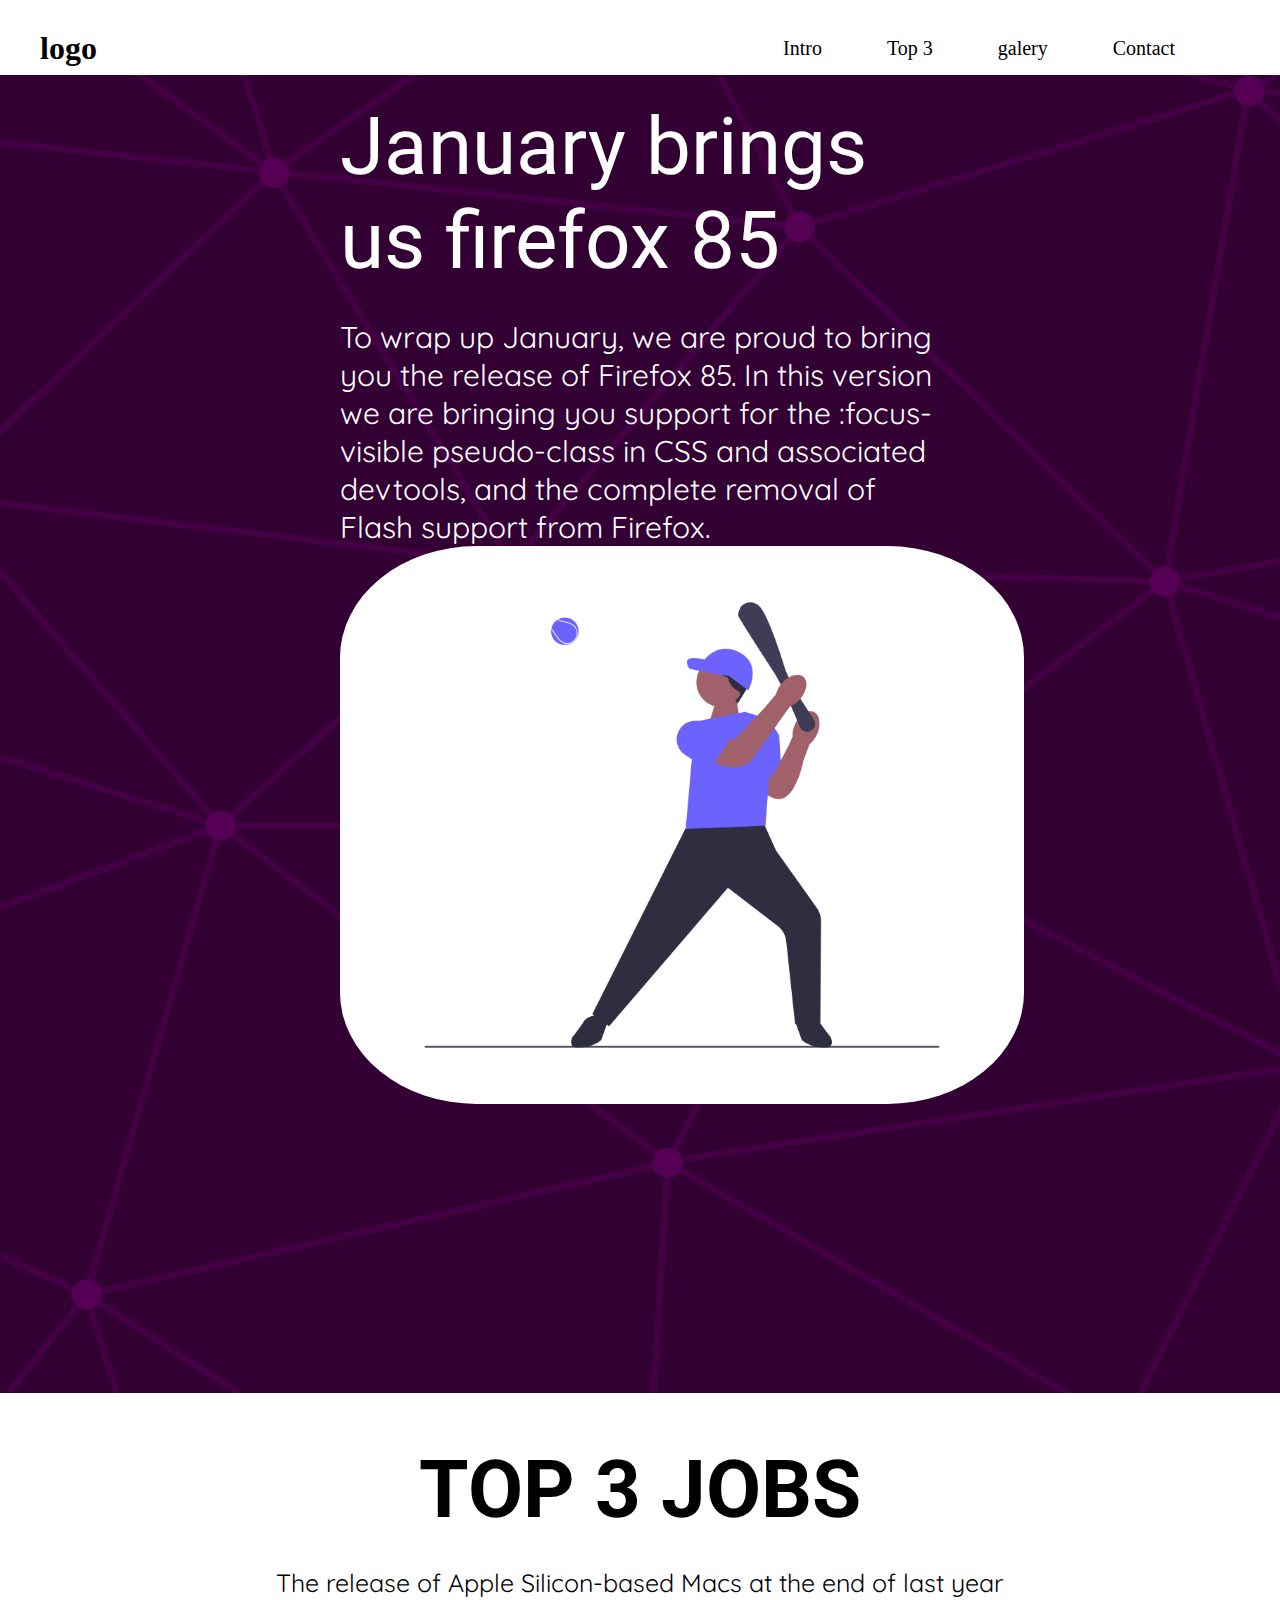
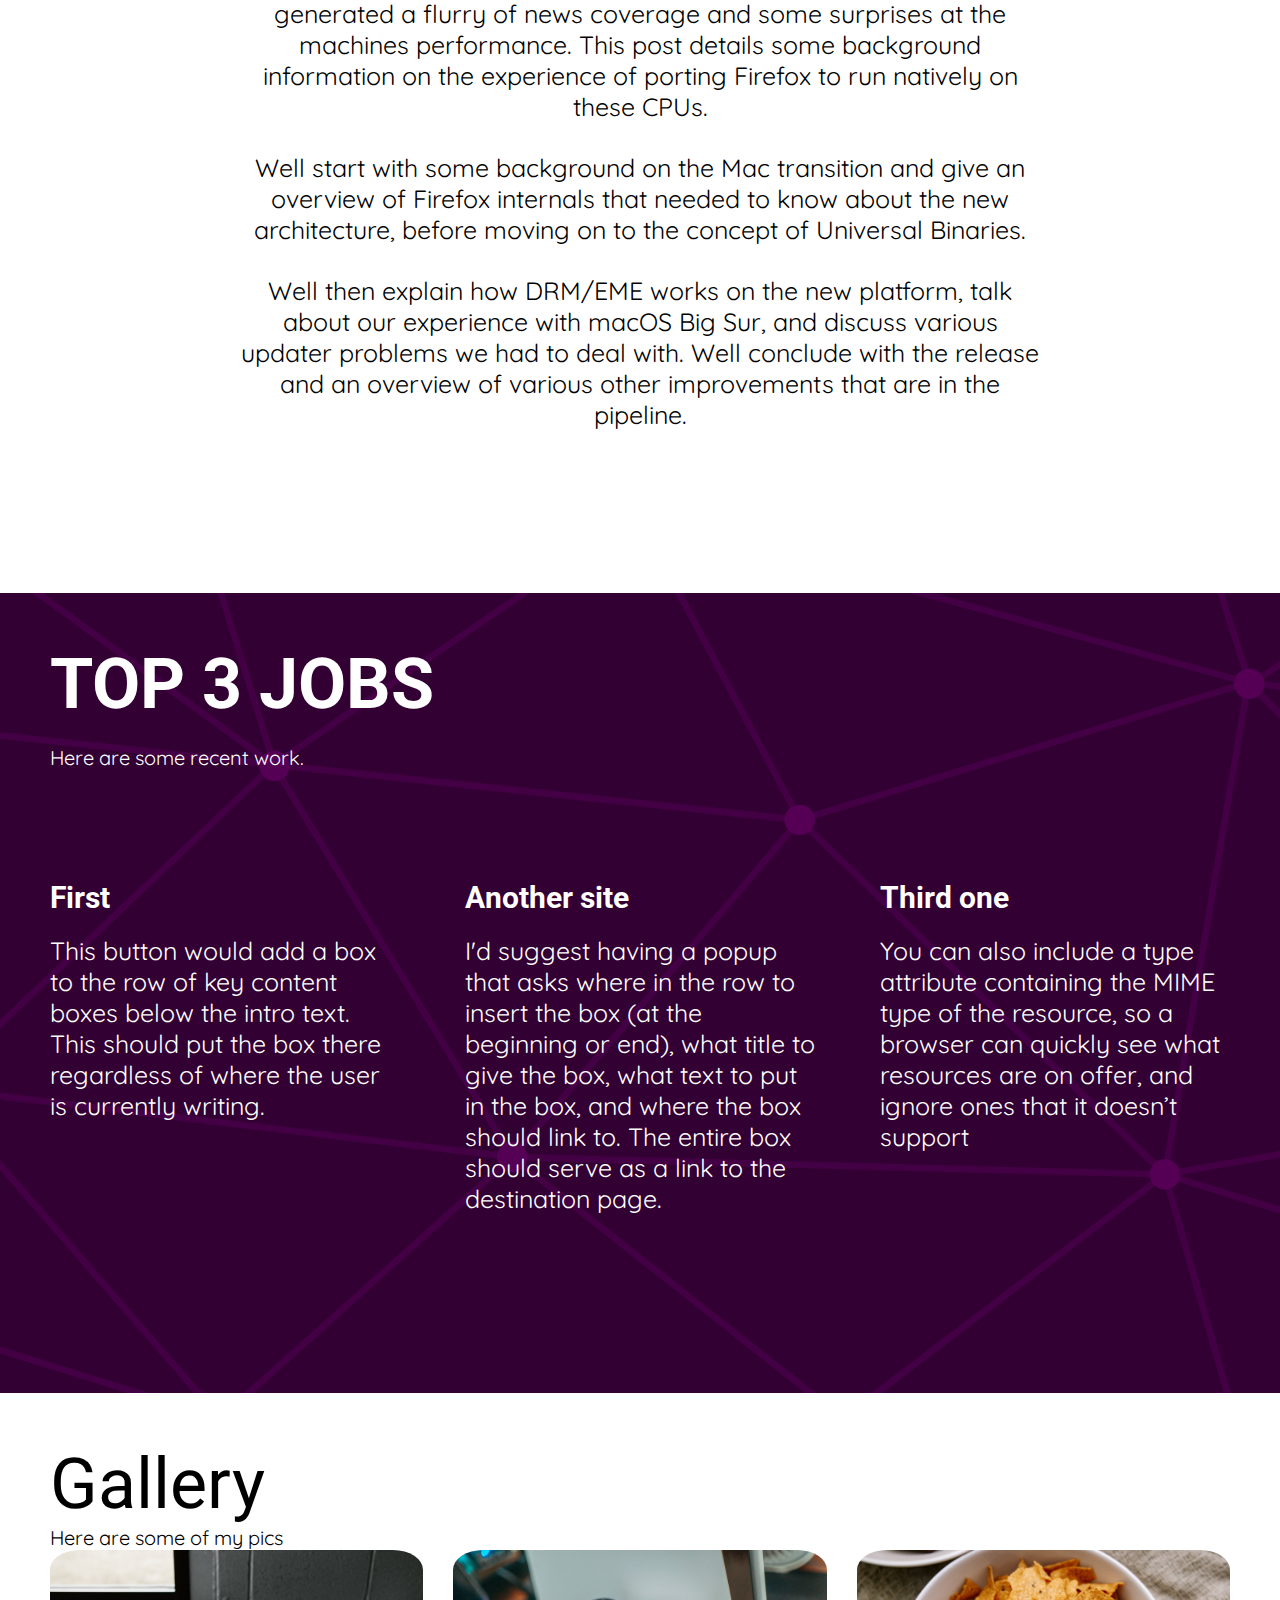
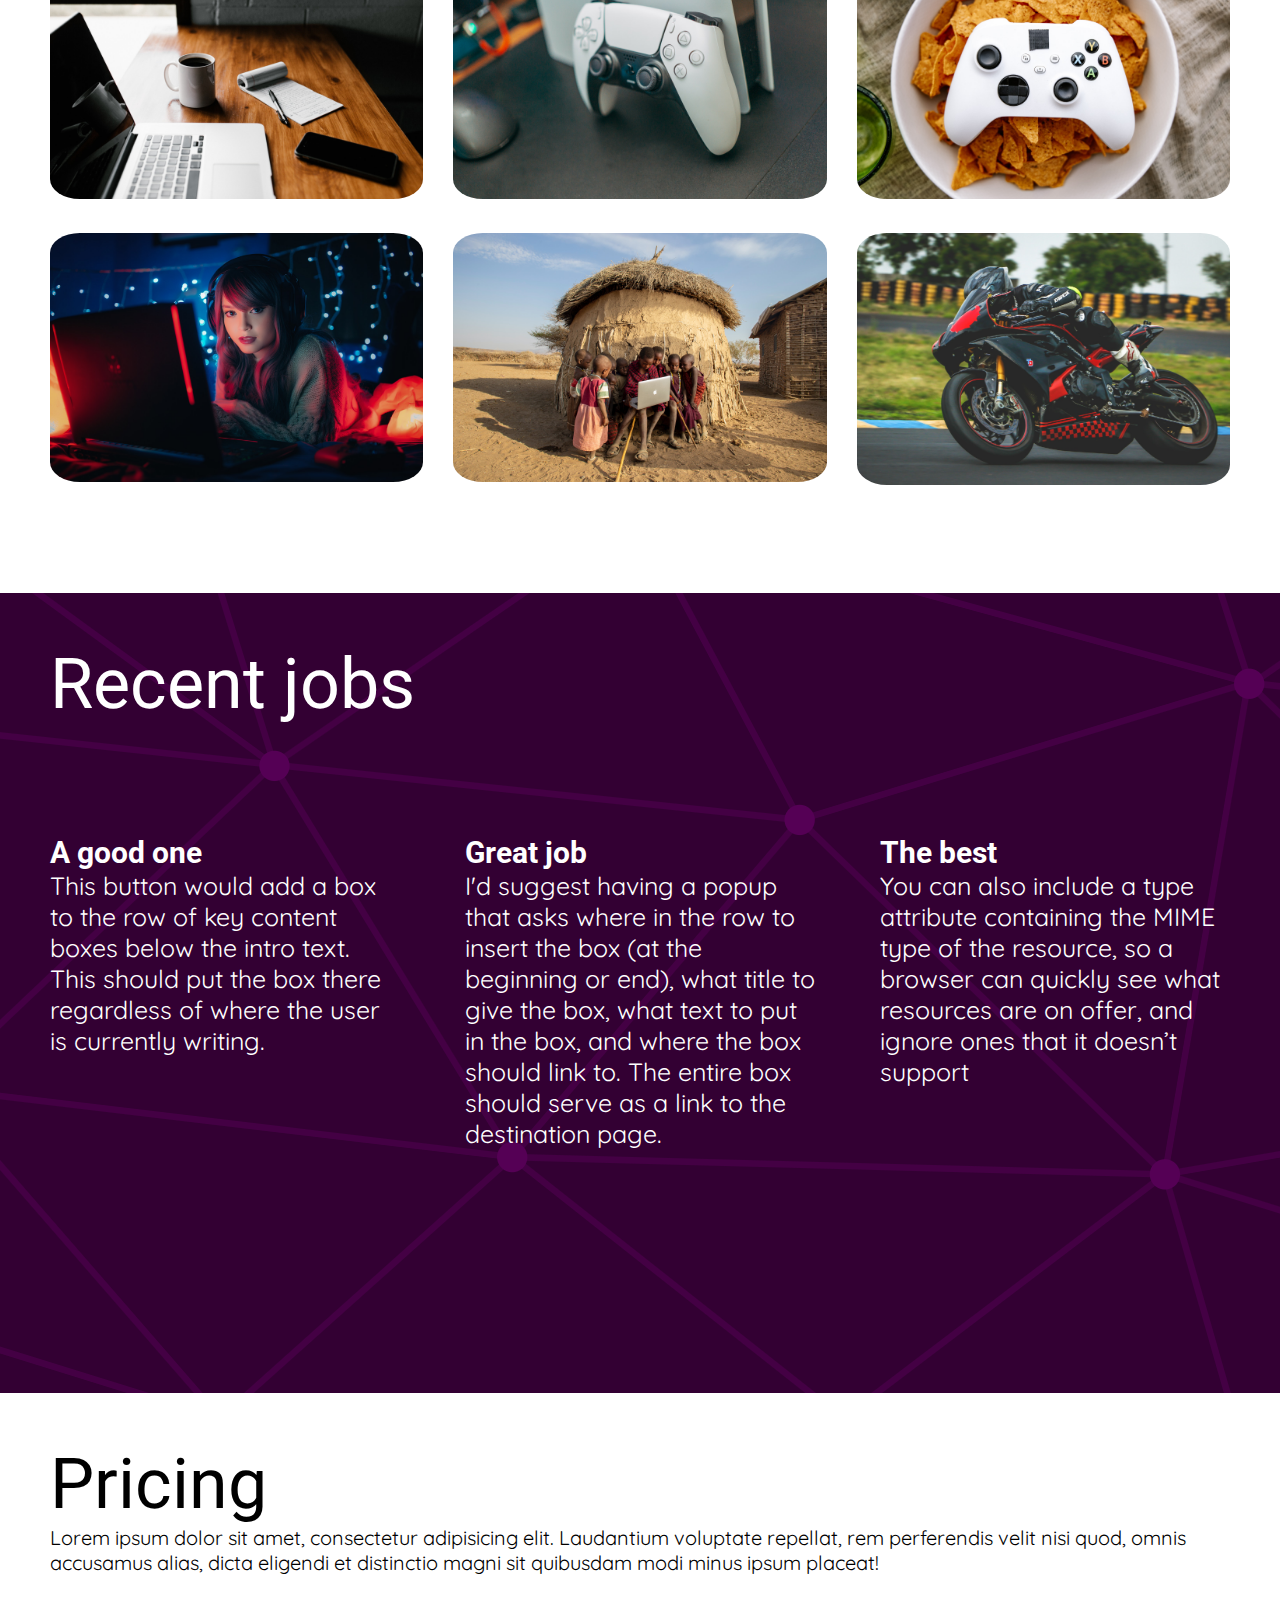
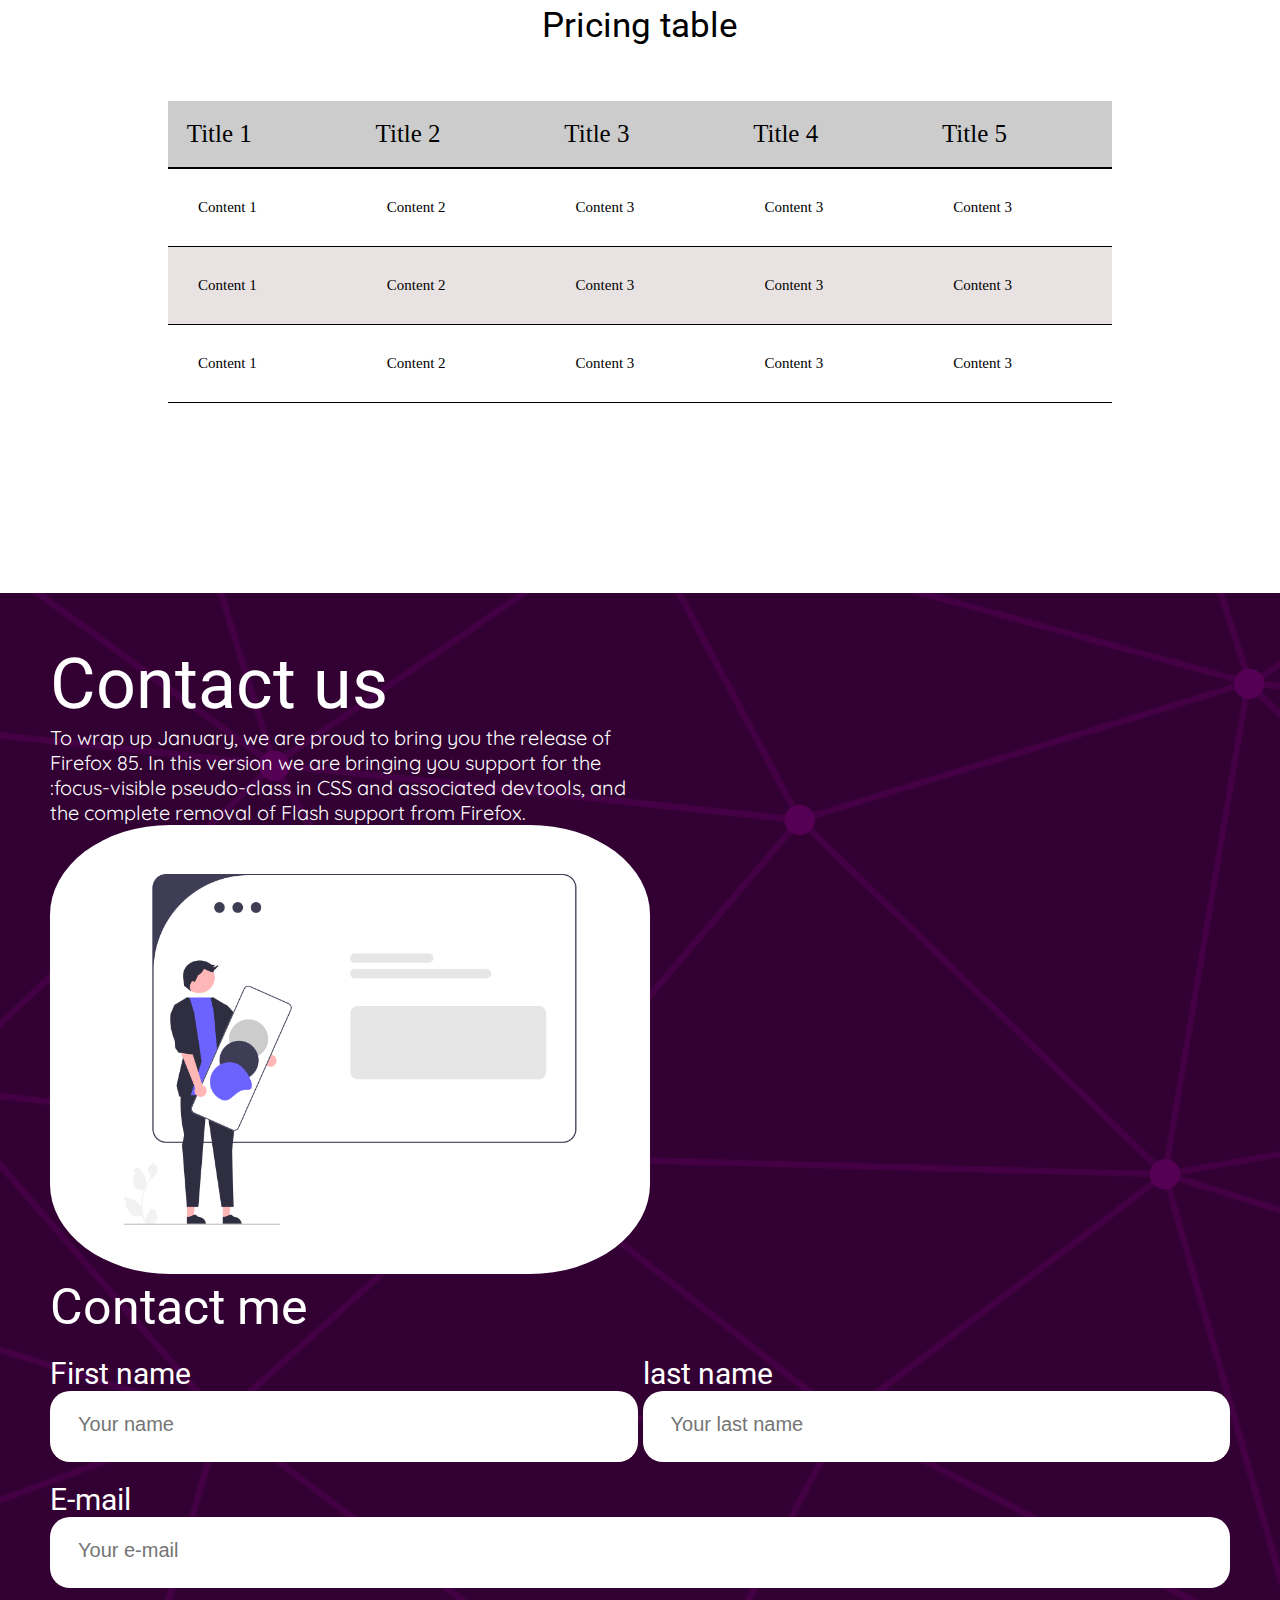
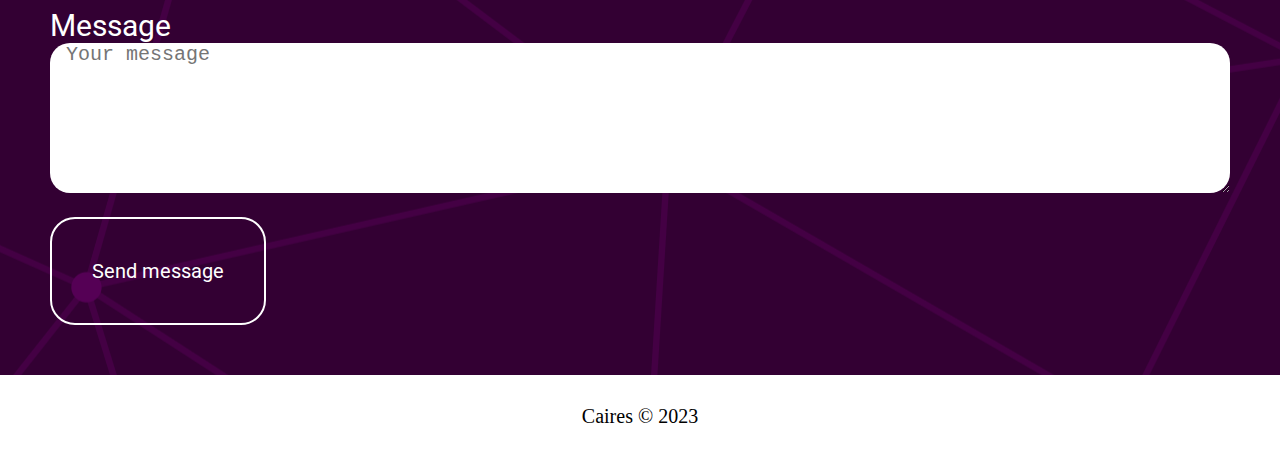
<file: index.html>
<!DOCTYPE html>
<html lang="PT-br">
<head>
    <meta charset="UTF-8">
    <meta http-equiv="X-UA-Compatible" content="IE=edge">
    <meta name="viewport" content="width=device-width, initial-scale=1.0">
    <link rel="stylesheet" href="laginPage.css">
    <title>Lading page </title>
</head>
<body>
    <span id="intro"></span>
    <header class="main-header">
        <div class="container-content">
            <nav class="main-menu">
                <button>&#9776;</button>
                <h1>logo</h1>
                <ul>
                    <li><a href="#intro">Intro</a></li>
                    <li><a href="#top3">Top 3</a></li>
                    <li><a href="#galeria">galery</a></li>
                    <li><a href="#contato">Contact</a></li>
                </ul>
            </nav>
        </div>
    </header>
    <main class="main-main">
        <section class="section-roxo section-one">
            <div class="container-content">
                <article class="banner-js">
                    <div class="january">
                    <h2>January brings us firefox 85</h2>
                    <p>To wrap up January, we are proud to bring you the release of Firefox 85. In this version we are bringing you support for the :focus-visible pseudo-class in CSS and associated devtools, and the complete removal of Flash support from Firefox.</p>
                    </div>
                    <div class="baisebol">
                        <img src="imagem/baisebol.png" alt="foto qualquer">
                    </div>
                    </article>
            </div>
        </section>
        <section class="section-white section-two">
            <div class="container-content">
                <article class="white-center">
                    <h2>Top 3 jobs</h2>
                    <p>The release of Apple Silicon-based Macs at the end of last year generated a flurry of news coverage and some surprises at the machines performance. This post details some background information on the experience of porting Firefox to run natively on these CPUs.</p>
                    <p>Well start with some background on the Mac transition and give an overview of Firefox internals that needed to know about the new architecture, before moving on to the concept of Universal Binaries.</p>
                    <p>Well then explain how DRM/EME works on the new platform, talk about our experience with macOS Big Sur, and discuss various updater problems we had to deal with. Well conclude with the release and an overview of various other improvements that are in the pipeline.</p>
                </article>
            </div>
        </section>
        <section class="section-roxo section-three">
            <span id="top3"></span>
            <div class="container-content">
                <h2>Top 3 jobs</h2>
                <p>Here are some recent work.</p>
                <article class="flex-jobs">
                    <div>
                        <h3>First</h3>
                        <p>This button would add a box to the row of key content boxes below the intro text. This should put the box there regardless of where the user is currently writing.</p>
                    </div>
                    <div>
                        <h3>Another site</h3>
                        <p>I'd suggest having a popup that asks where in the row to insert the box (at the beginning or end), what title to give the box, what text to put in the box, and where the box should link to. The entire box should serve as a link to the destination page.</p>
                    </div>
                    <div>
                        <h3>Third one</h3>
                        <p>You can also include a type attribute containing the MIME type of the resource, so a browser can quickly see what resources are on offer, and ignore ones that it doesn’t support</p>
                    </div>
                </article>
            </div>
        </section>
        <section class="section-white section-four">
            <div class="container-content">
                <span id="galeria"></span>
                <h2>Gallery</h2>
                <p>Here are some of my pics</p>
                <div class="gallery-img">
                    <div class="img-item">
                        <img src="imagem/galeria1.jpg" alt="">
                    </div>
                    <div class="img-item">
                        <img src="imagem/galeria2.jpg" alt="">
                    </div>
                    <div class="img-item">
                        <img src="imagem/galeria3.jpg" alt="">
                    </div>
                    <div class="img-item">
                        <img src="imagem/galeria4.jpg" alt="">
                    </div>
                    <div class="img-item">
                        <img src="imagem/galeria5.jpg" alt="">
                    </div>
                    <div class="img-item">
                        <img src="imagem/galeria6.jpg" alt="">
                    </div>
                </div>
            </div>
        </section>
        <section class="section-roxo section-five">
            <div class="container-content">
                <h2>Recent jobs</h2>
                <article class="flex-jobs">
                    <div>
                        <h3>A good one</h3>
                        <p>This button would add a box to the row of key content boxes below the intro text. This should put the box there regardless of where the user is currently writing.</p>
                    </div>
                    <div>
                        <h3>Great job</h3>
                        <p>I'd suggest having a popup that asks where in the row to insert the box (at the beginning or end), what title to give the box, what text to put in the box, and where the box should link to. The entire box should serve as a link to the destination page.</p>
                    </div>
                    <div>
                        <h3>The best</h3>
                        <p>You can also include a type attribute containing the MIME type of the resource, so a browser can quickly see what resources are on offer, and ignore ones that it doesn’t support</p>
                    </div>
                </article>
            </div>
        </section>
        <section class="section-white section-six">
            <div class="container-content">
                <h2>Pricing</h2>
                <p>Lorem ipsum dolor sit amet, consectetur adipisicing elit. Laudantium voluptate repellat, rem perferendis velit nisi quod, omnis accusamus alias, dicta eligendi et distinctio magni sit quibusdam modi minus ipsum placeat!</p>
                <article class="resp-tabela">
                    <table>
                        <caption>Pricing table</caption>
              
                        <thead>
                          <tr>
                            <th>Title 1</th>
                            <th>Title 2</th>
                            <th>Title 3</th>
                            <th>Title 4</th>
                            <th>Title 5</th>
                          </tr>
                        </thead>
              
                        <tbody>
                          <tr>
                            <td>Content 1</td>
                            <td>Content 2</td>
                            <td>Content 3</td>
                            <td>Content 3</td>
                            <td>Content 3</td>
                          </tr>
                          <tr>
                            <td>Content 1</td>
                            <td>Content 2</td>
                            <td>Content 3</td>
                            <td>Content 3</td>
                            <td>Content 3</td>
                          </tr>
                          <tr>
                            <td>Content 1</td>
                            <td>Content 2</td>
                            <td>Content 3</td>
                            <td>Content 3</td>
                            <td>Content 3</td>
                          </tr>
                        </tbody>
              
                        <tfoot>
                          <tr>
                            <td></td>
                            <td></td>
                            <td></td>
                            <td></td>
                          </tr>
                        </tfoot>
                      </table>
                </article>
            </div>
        </section>

        <section class="section-roxo section-seven">
            <div class="container-content">
                <div class="flex-contact">
                    <div>
                        <h2>Contact us</h2>
                        <p>To wrap up January, we are proud to bring you the release of Firefox 85. In this version we are bringing you support for the :focus-visible pseudo-class in CSS and associated devtools, and the complete removal of Flash support from Firefox.</p>
                    </div>
                    <div>
                        <img src="imagem/email.png" alt="foto de email">
                    </div>
                </div>
                <article class="content-form">
                    <span id="contato"></span>
                    <legend>Contact me</legend>
           <div class="flex-quest">
            <div class="form-group form-group-left">
                <label for="first-name">First name</label>
                <input type="text" name="first-name" id="first-name" class="place-input" placeholder="Your name">
            </div>

            <div class="form-group form-group-left">
                <label for="last-name">last name</label>
                <input type="text" name="last-name" id="last-name" class="place-input" placeholder="Your last name">
            </div>
        </div>
          <div class="form-group">
            <label for="email">E-mail</label>
            <input type="email" name="email" id="email" class="place-input" placeholder="Your e-mail">
          </div>

          <div class="form-group full-width">
            <label for="message">Message</label>
            <textarea name="message" id="message" cols="30" rows="10" class="place-area" placeholder="Your message"></textarea>
          </div>

          <div class="form-group full-width">
            <button type="submit">Send message</button>
          </div>
        </fieldset>
                </article>
            </div>
        </section>
    </main>
    <footer class="main-footer">
        <p>Caires &copy; 2023</p>
    </footer>
</body>
</html>
</file>
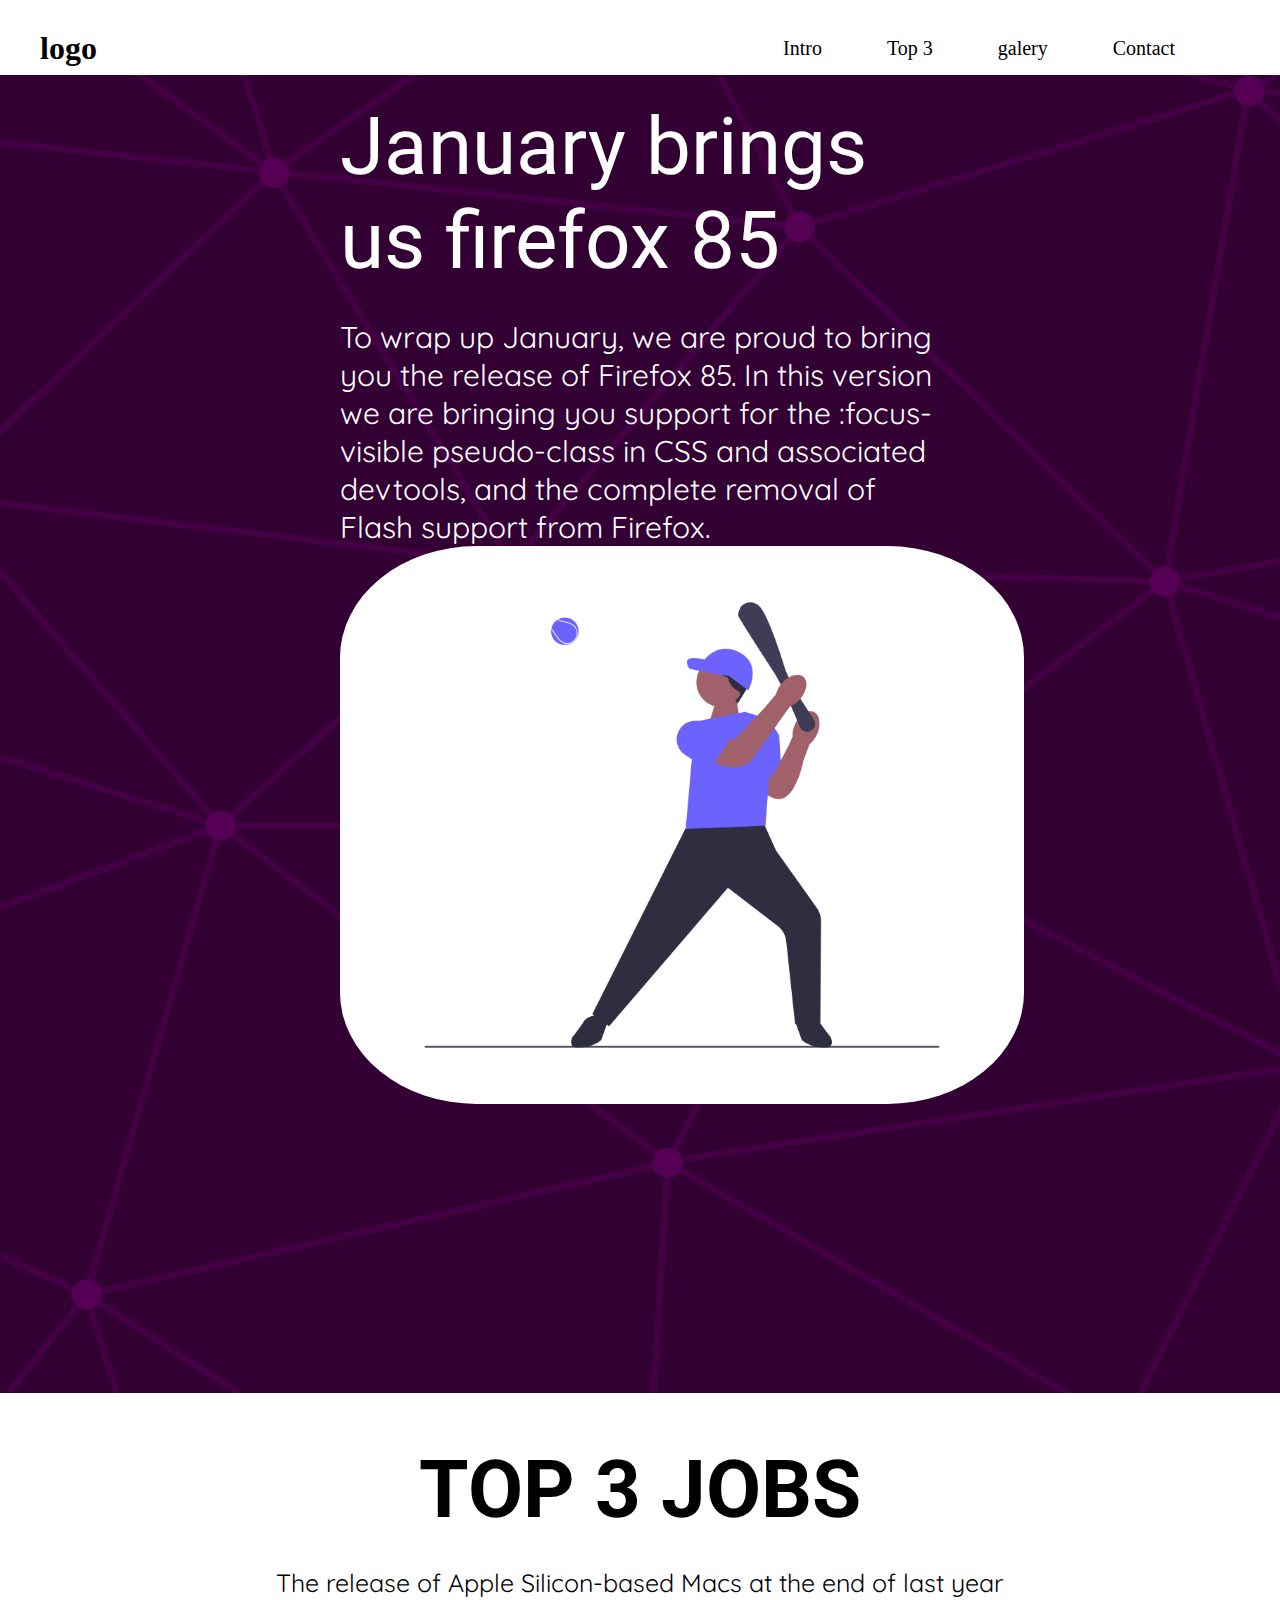
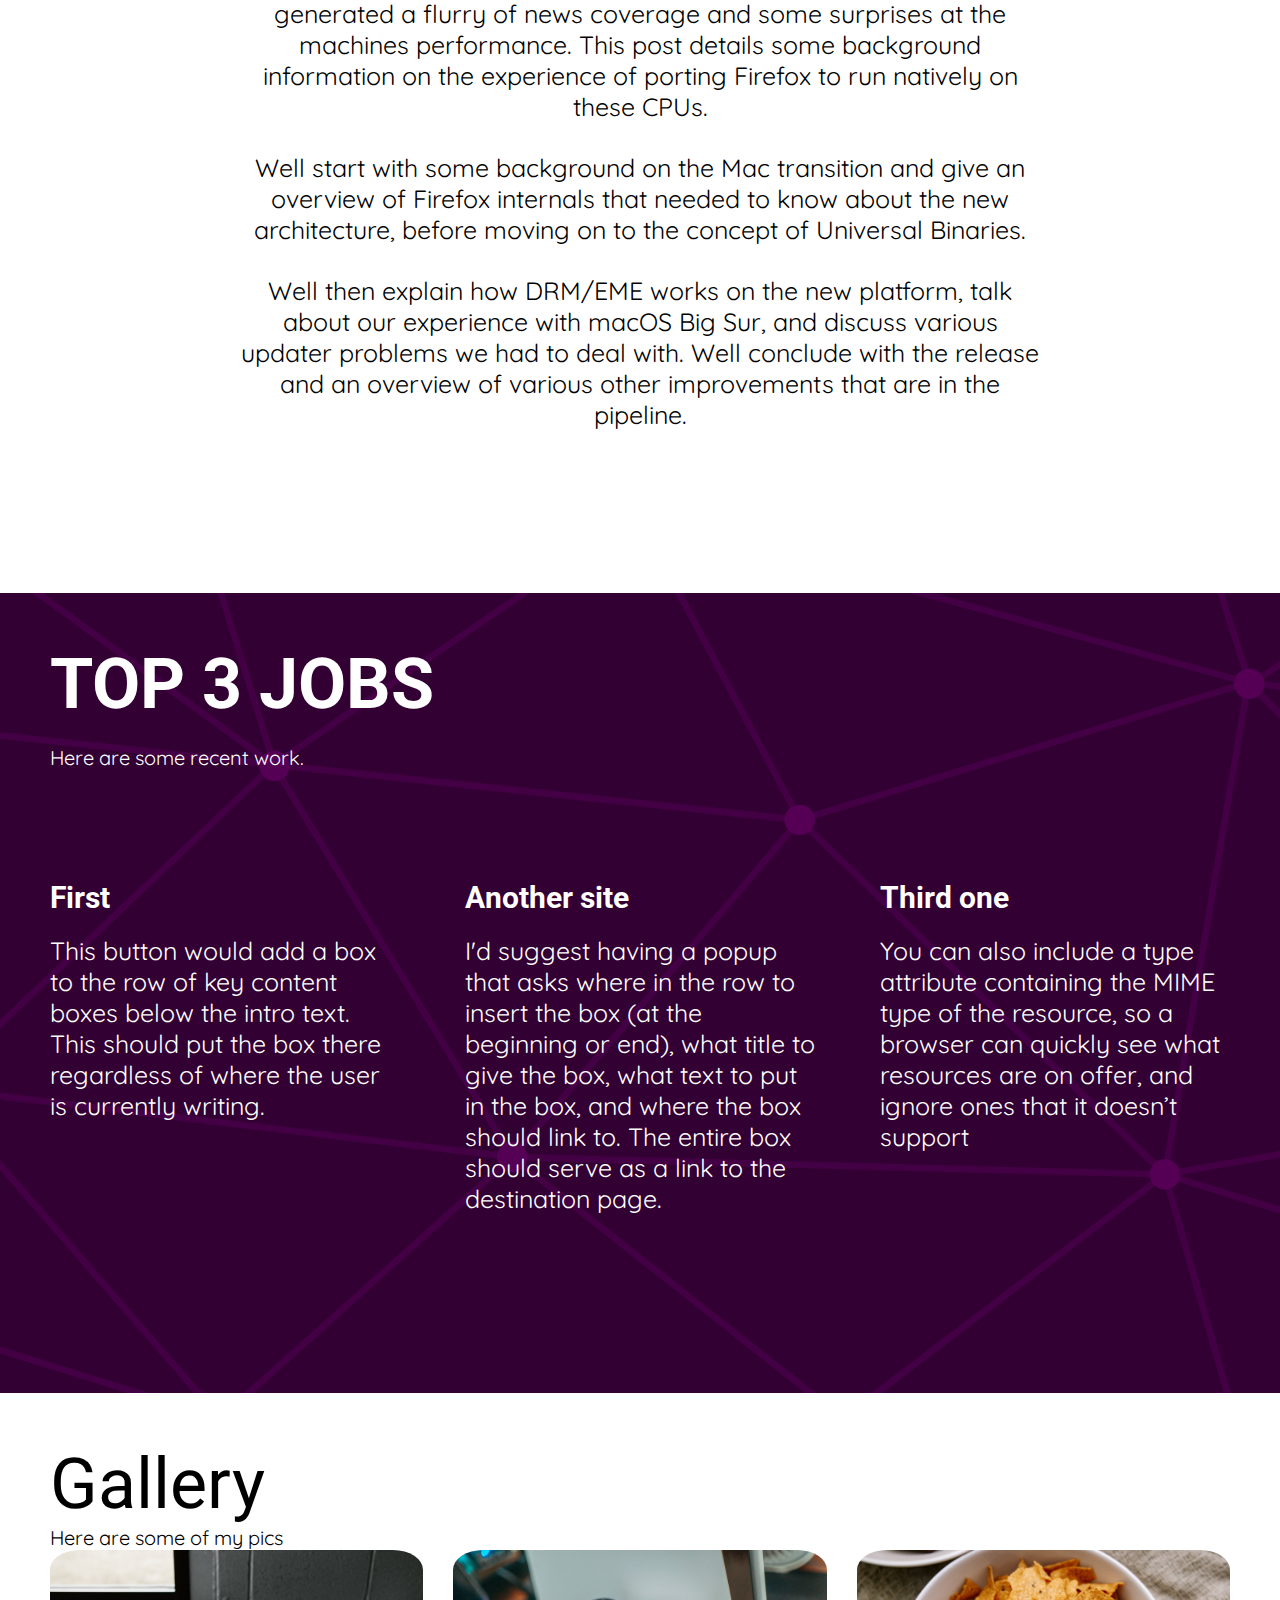
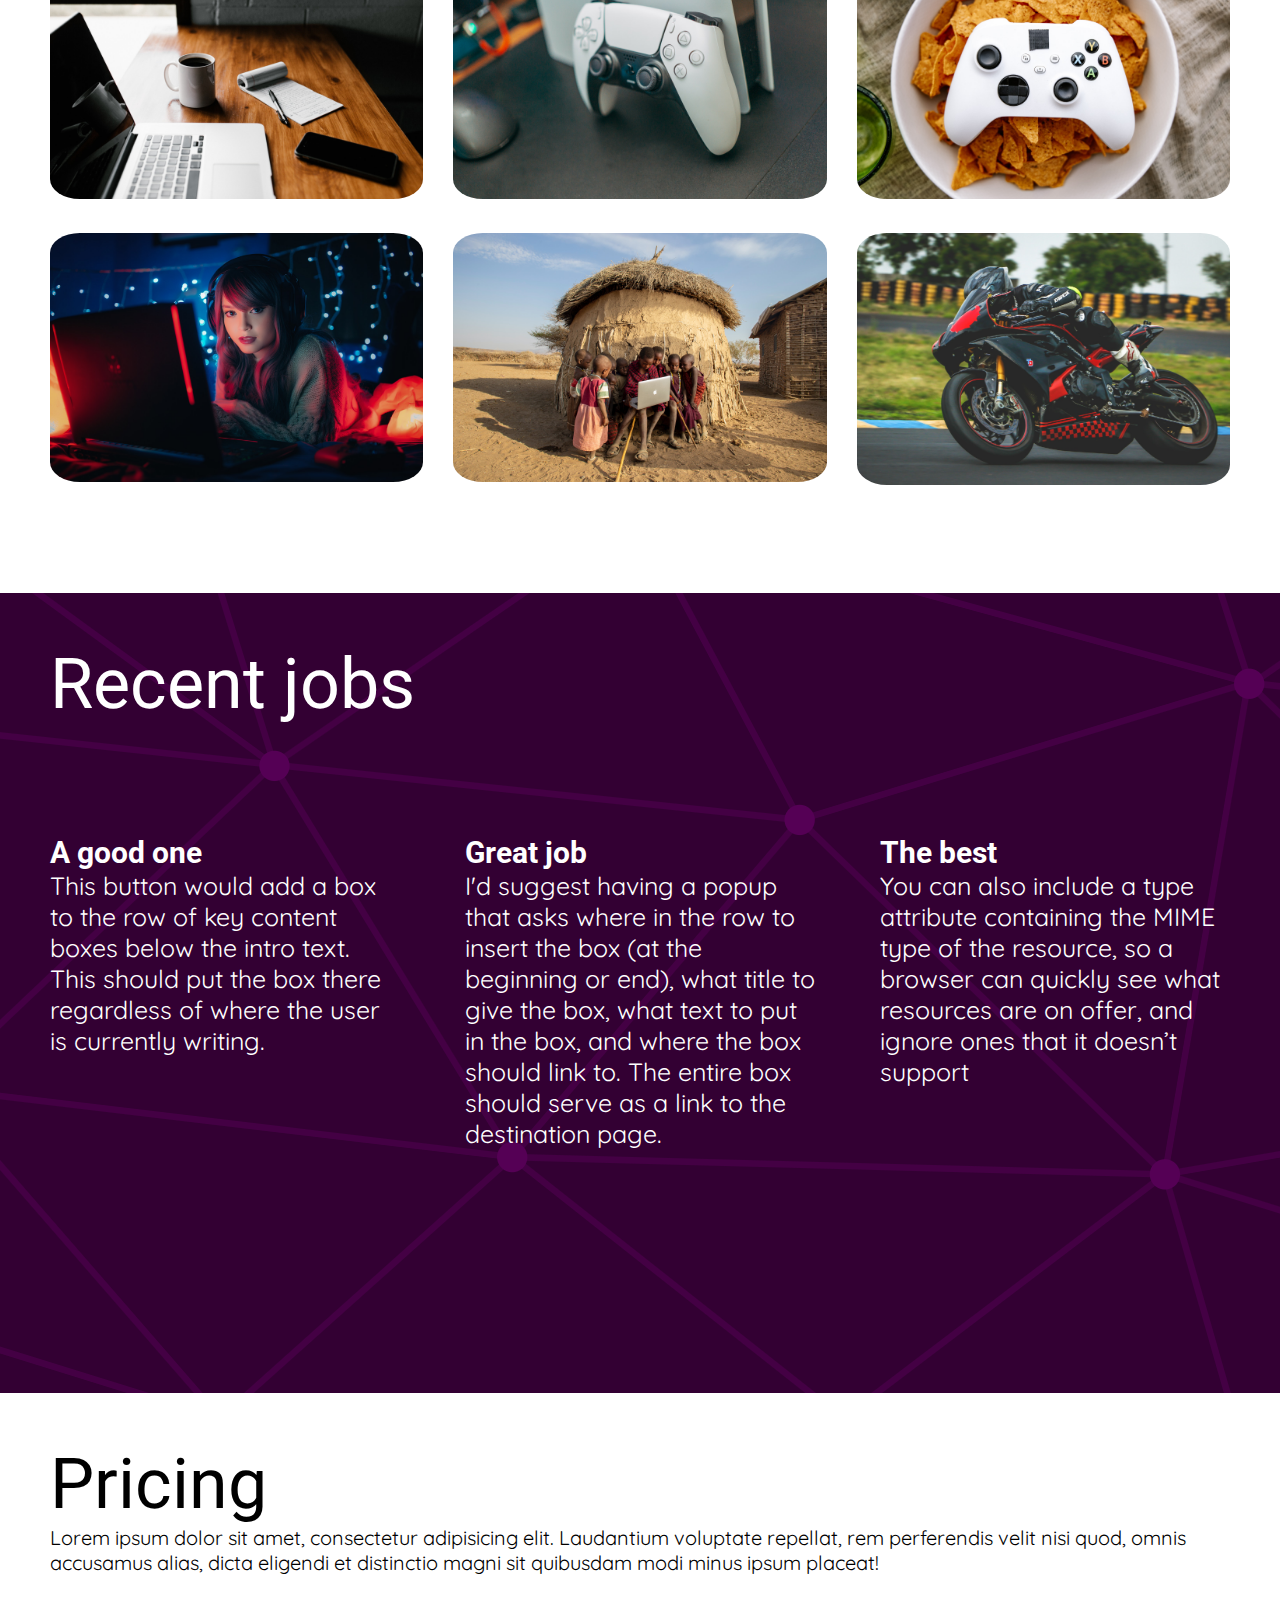
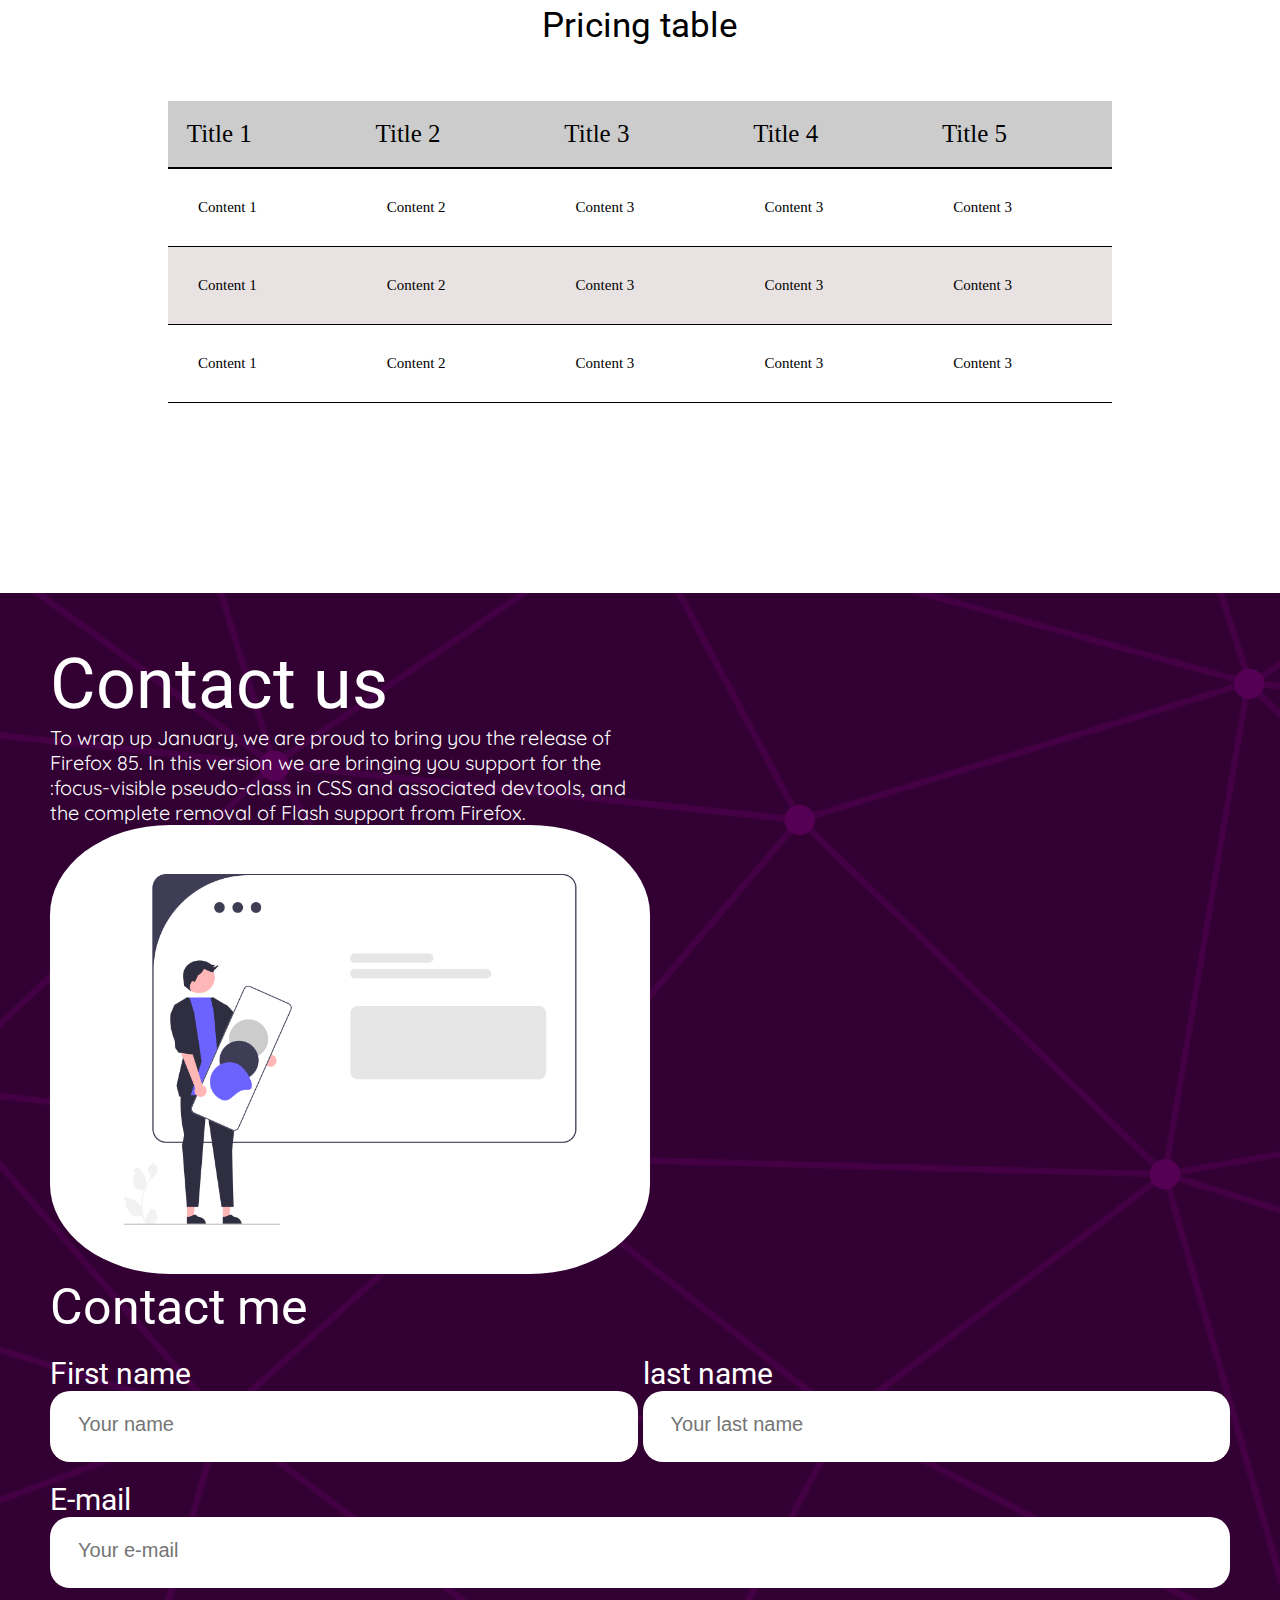
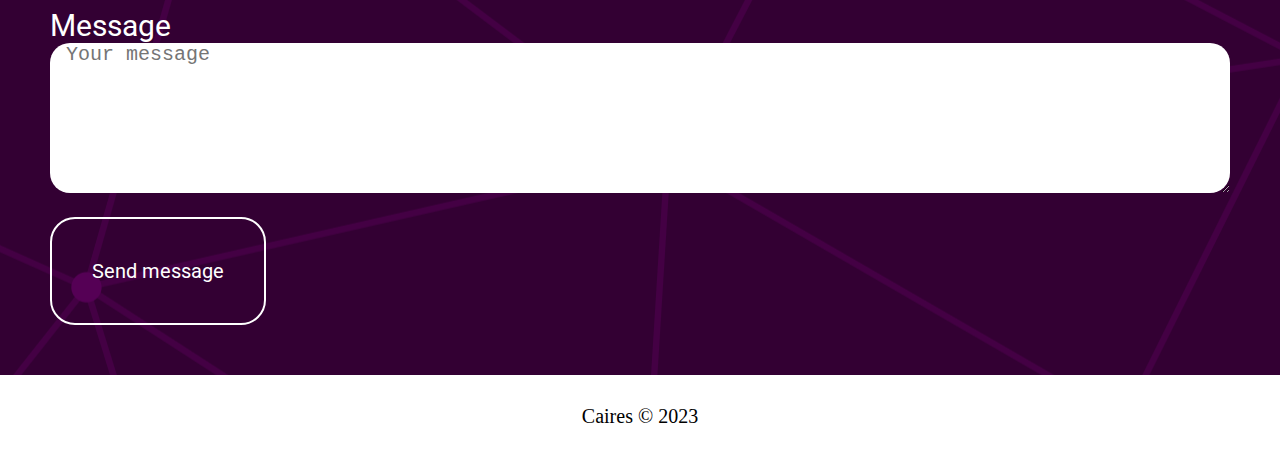
<file: lading.html>
<!DOCTYPE html>
<html lang="PT-br">
<head>
    <meta charset="UTF-8">
    <meta http-equiv="X-UA-Compatible" content="IE=edge">
    <meta name="viewport" content="width=device-width, initial-scale=1.0">
    <link rel="stylesheet" href="laginPage.css">
    <title>Lading page </title>
</head>
<body>
    <span id="intro"></span>
    <header class="main-header">
        <div class="container-content">
            <nav class="main-menu">
                <button>&#9776;</button>
                <h1>logo</h1>
                <ul>
                    <li><a href="#intro">Intro</a></li>
                    <li><a href="#top3">Top 3</a></li>
                    <li><a href="#galeria">galery</a></li>
                    <li><a href="#contato">Contact</a></li>
                </ul>
            </nav>
        </div>
    </header>
    <main class="main-main">
        <section class="section-roxo section-one">
            <div class="container-content">
                <article class="banner-js">
                    <div class="january">
                    <h2>January brings us firefox 85</h2>
                    <p>To wrap up January, we are proud to bring you the release of Firefox 85. In this version we are bringing you support for the :focus-visible pseudo-class in CSS and associated devtools, and the complete removal of Flash support from Firefox.</p>
                    </div>
                    <div class="baisebol">
                        <img src="imagem/baisebol.png" alt="foto qualquer">
                    </div>
                    </article>
            </div>
        </section>
        <section class="section-white section-two">
            <div class="container-content">
                <article class="white-center">
                    <h2>Top 3 jobs</h2>
                    <p>The release of Apple Silicon-based Macs at the end of last year generated a flurry of news coverage and some surprises at the machines performance. This post details some background information on the experience of porting Firefox to run natively on these CPUs.</p>
                    <p>Well start with some background on the Mac transition and give an overview of Firefox internals that needed to know about the new architecture, before moving on to the concept of Universal Binaries.</p>
                    <p>Well then explain how DRM/EME works on the new platform, talk about our experience with macOS Big Sur, and discuss various updater problems we had to deal with. Well conclude with the release and an overview of various other improvements that are in the pipeline.</p>
                </article>
            </div>
        </section>
        <section class="section-roxo section-three">
            <span id="top3"></span>
            <div class="container-content">
                <h2>Top 3 jobs</h2>
                <p>Here are some recent work.</p>
                <article class="flex-jobs">
                    <div>
                        <h3>First</h3>
                        <p>This button would add a box to the row of key content boxes below the intro text. This should put the box there regardless of where the user is currently writing.</p>
                    </div>
                    <div>
                        <h3>Another site</h3>
                        <p>I'd suggest having a popup that asks where in the row to insert the box (at the beginning or end), what title to give the box, what text to put in the box, and where the box should link to. The entire box should serve as a link to the destination page.</p>
                    </div>
                    <div>
                        <h3>Third one</h3>
                        <p>You can also include a type attribute containing the MIME type of the resource, so a browser can quickly see what resources are on offer, and ignore ones that it doesn’t support</p>
                    </div>
                </article>
            </div>
        </section>
        <section class="section-white section-four">
            <div class="container-content">
                <span id="galeria"></span>
                <h2>Gallery</h2>
                <p>Here are some of my pics</p>
                <div class="gallery-img">
                    <div class="img-item">
                        <img src="imagem/galeria1.jpg" alt="">
                    </div>
                    <div class="img-item">
                        <img src="imagem/galeria2.jpg" alt="">
                    </div>
                    <div class="img-item">
                        <img src="imagem/galeria3.jpg" alt="">
                    </div>
                    <div class="img-item">
                        <img src="imagem/galeria4.jpg" alt="">
                    </div>
                    <div class="img-item">
                        <img src="imagem/galeria5.jpg" alt="">
                    </div>
                    <div class="img-item">
                        <img src="imagem/galeria6.jpg" alt="">
                    </div>
                </div>
            </div>
        </section>
        <section class="section-roxo section-five">
            <div class="container-content">
                <h2>Recent jobs</h2>
                <article class="flex-jobs">
                    <div>
                        <h3>A good one</h3>
                        <p>This button would add a box to the row of key content boxes below the intro text. This should put the box there regardless of where the user is currently writing.</p>
                    </div>
                    <div>
                        <h3>Great job</h3>
                        <p>I'd suggest having a popup that asks where in the row to insert the box (at the beginning or end), what title to give the box, what text to put in the box, and where the box should link to. The entire box should serve as a link to the destination page.</p>
                    </div>
                    <div>
                        <h3>The best</h3>
                        <p>You can also include a type attribute containing the MIME type of the resource, so a browser can quickly see what resources are on offer, and ignore ones that it doesn’t support</p>
                    </div>
                </article>
            </div>
        </section>
        <section class="section-white section-six">
            <div class="container-content">
                <h2>Pricing</h2>
                <p>Lorem ipsum dolor sit amet, consectetur adipisicing elit. Laudantium voluptate repellat, rem perferendis velit nisi quod, omnis accusamus alias, dicta eligendi et distinctio magni sit quibusdam modi minus ipsum placeat!</p>
                <article class="resp-tabela">
                    <table>
                        <caption>Pricing table</caption>
              
                        <thead>
                          <tr>
                            <th>Title 1</th>
                            <th>Title 2</th>
                            <th>Title 3</th>
                            <th>Title 4</th>
                            <th>Title 5</th>
                          </tr>
                        </thead>
              
                        <tbody>
                          <tr>
                            <td>Content 1</td>
                            <td>Content 2</td>
                            <td>Content 3</td>
                            <td>Content 3</td>
                            <td>Content 3</td>
                          </tr>
                          <tr>
                            <td>Content 1</td>
                            <td>Content 2</td>
                            <td>Content 3</td>
                            <td>Content 3</td>
                            <td>Content 3</td>
                          </tr>
                          <tr>
                            <td>Content 1</td>
                            <td>Content 2</td>
                            <td>Content 3</td>
                            <td>Content 3</td>
                            <td>Content 3</td>
                          </tr>
                        </tbody>
              
                        <tfoot>
                          <tr>
                            <td></td>
                            <td></td>
                            <td></td>
                            <td></td>
                          </tr>
                        </tfoot>
                      </table>
                </article>
            </div>
        </section>

        <section class="section-roxo section-seven">
            <div class="container-content">
                <div class="flex-contact">
                    <div>
                        <h2>Contact us</h2>
                        <p>To wrap up January, we are proud to bring you the release of Firefox 85. In this version we are bringing you support for the :focus-visible pseudo-class in CSS and associated devtools, and the complete removal of Flash support from Firefox.</p>
                    </div>
                    <div>
                        <img src="imagem/email.png" alt="foto de email">
                    </div>
                </div>
                <article class="content-form">
                    <span id="contato"></span>
                    <legend>Contact me</legend>
           <div class="flex-quest">
            <div class="form-group form-group-left">
                <label for="first-name">First name</label>
                <input type="text" name="first-name" id="first-name" class="place-input" placeholder="Your name">
            </div>

            <div class="form-group form-group-left">
                <label for="last-name">last name</label>
                <input type="text" name="last-name" id="last-name" class="place-input" placeholder="Your last name">
            </div>
        </div>
          <div class="form-group">
            <label for="email">E-mail</label>
            <input type="email" name="email" id="email" class="place-input" placeholder="Your e-mail">
          </div>

          <div class="form-group full-width">
            <label for="message">Message</label>
            <textarea name="message" id="message" cols="30" rows="10" class="place-area" placeholder="Your message"></textarea>
          </div>

          <div class="form-group full-width">
            <button type="submit">Send message</button>
          </div>
        </fieldset>
                </article>
            </div>
        </section>
    </main>
    <footer class="main-footer">
        <p>Caires &copy; 2023</p>
    </footer>
</body>
</html>
</file>
<file: laginPage.css>
/* Fontes usadas */
@import url("https://fonts.googleapis.com/css2?family=Roboto&display=swap");
@import url("https://fonts.googleapis.com/css2?family=Quicksand:wght@300&display=swap");
h2 {
  font: normal 70px roboto;
}
p {
  font: normal 20px quicksand;
}
/* geral */
* {
  box-sizing: border-box;
  list-style: none;
  text-decoration: none;
  margin: 0;
  padding: 0;
}
.container-content {
  max-width: 1200px;
  margin: 0 auto;
}

.section-roxo {
  background-image: url(imagem/FotoEscura.png);
  height: 100%;
  min-height: 800px;
  color: white;
  padding: 50px;
}
.section-white {
  background-color: white;
  height: 100%;
  color: black;
  min-height: 800px;
  padding: 50px;
}

/* Header */
.main-menu {
  display: flex;
  justify-content: space-between;
  align-items: center;
  padding-top: 30px;
}
.main-menu ul {
  display: flex;
}
.main-menu ul li a {
  display: block;
  padding-right: 65px;
  font-size: 20px;
  color: black;
  position: relative;
  cursor: pointer;
}
.main-menu ul li a::after {
  content: "";
  border-bottom: solid 2px red;
  left: 0;
  bottom: -5px;
  width: 0%;
  position: absolute;
  transition: all 300ms ease-in-out;
}
.main-menu ul li a:hover::after {
  width: 50%;
}
.main-header {
  background-color: white;
  height: 75px;
  width: 100%;
  top: 0;
  position: fixed;
}
.main-menu button {
  border: none;
  background-color: transparent;
  color: rgb(185, 119, 230);
  font-size: 50px;
  position: absolute;
  right: 30px;
  display: none;
  cursor: pointer;
}
/* sessão 1 roxo */
.banner-js {
  display: flex;
  flex-wrap: wrap;
  justify-content: space-around;
  margin-top: 50px;
}
.banner-js img {
  max-height: 70%;
  border-radius: 20%;
}
.banner-js .january {
  max-width: 600px;
}
.banner-js .baisebol {
  max-width: 600px;
}
.banner-js h2 {
  margin-bottom: 30px;
  font-size: 80px;
}
.banner-js p {
  font-size: 30px;
}
@media (max-width: 1230px) {
  .banner-js .baisebol {
    display: none;
  }
}
/* sessão 2 white */
.white-center {
  display: flex;
  flex-direction: column;
  align-items: center;
}
.white-center p {
  max-width: 800px;
  line-height: 1.5;
  text-align: center;
  margin-top: 30px;
  font: normal 25px quicksand;
}
.white-center h2 {
  font: bold 80px roboto;
  text-transform: uppercase;
  text-align: center;
}
@media (max-width: 800px) {
  .container-content {
    width: 300px;
  }
  .white-center p {
    font: normal 20px quicksand;
  }
  /* galeria */
  .img-item {
    flex: 1 1 350px;
  }
  /* botão menu */
  .main-header {
    background-color: transparent;
  }
  .main-menu {
    right: 0px;
    top: 0;
    position: absolute;
    height: 800px;
    width: 100%;
    background-repeat: repeat;
    align-items: unset;
  }
  .main-menu ul {
    flex-direction: column;
    justify-content: space-around;
    margin: 0 auto;
    display: none;
  }
  .main-menu h1 {
    display: none;
  }
  .main-menu button {
    display: flex;
    z-index: 1;
  }
  .main-menu ul li a:hover::after {
    width: 100%;
  }
  .main-menu ul li a {
    font: normal 30px roboto;
    color: white;
    text-transform: uppercase;
    letter-spacing: 2px;
    padding: 0;
  }
  button:hover {
    color: yellow;
  }
  .main-menu button:focus ~ ul {
    position: absolute;
    display: flex;
    background-image: url(imagem/foto\ de\ fundo\ menu.png);
    height: 100%;
    top: 0;
    width: 100%;
    align-items: center;
  }
}
/* sessão 3 roxo */
.section-three h2 {
  font-weight: bold;
  text-transform: uppercase;
}
.section-three p {
  margin-top: 20px;
}
.flex-jobs p {
  font-size: 25px;
}
.flex-jobs h3 {
  margin-top: 30px;
}
.flex-jobs {
  margin-top: 80px;
  display: flex;
  flex-wrap: wrap;
  justify-content: space-between;
  align-items: flex-start;
}
.flex-jobs div {
  max-width: 350px;
}
.flex-jobs h3 {
  font: bold 30px roboto;
}
/*sessão 4 galeria white */
.gallery-img {
  display: flex;
  justify-content: space-around;
  flex-wrap: wrap;
  gap: 30px;
}
.img-item img {
  max-width: 100%;
  border-radius: 8%;
}
.img-item {
  flex: 1 1 360px;
}
/*sessão 5 tabela */
.resp-tabela table {
  width: 80%;
  margin: 0 auto;
  border-collapse: collapse;
}
.resp-tabela {
  overflow-x: auto;
}
.resp-tabela tbody tr td {
  border-bottom: solid 1px black;
}
.resp-tabela tbody tr:nth-child(even) {
  background-color: rgb(233, 226, 226);
  border-bottom: solid 1px black;
}
.resp-tabela td {
  padding: 30px;
  font: normal 15px quicksand black;
}
.resp-tabela th {
  background: #ccc;
  padding: 0.75em;
  text-align: left;
  border-bottom: solid 2px black;
  font: normal 25px roboto black;
}
table caption {
  font: normal 35px roboto;
  margin-bottom: 55px;
  margin-top: 30px;
}
/* sessão 6 contato roxo */
.flex-contact {
  display: flex;
  align-items: center;
  justify-content: space-between;
  flex-wrap: wrap;
}
.flex-contact div {
  width: 600px;
}
.flex-contact img {
  border-radius: 20%;
  max-width: 100%;
}
.form-group input {
  width: 100%;
  padding: 28px;
  border-radius: 20px;
  outline: none;
  border: none;
}
.form-group {
  margin-top: 20px;
}
.form-group input:focus,
.full-width textarea:focus {
  border: solid 3px royalblue;
}
.form-group button {
  padding: 40px;
  border-radius: 25px;
  font: normal 20px roboto;
  color: white;
  background-color: transparent;
  border: solid 2px white;
  outline: none;
  cursor: pointer;
}
.form-group button:hover {
  color: black;
  background-color: white;
  transition: all 0.7s ease-in-out;
}
.flex-quest {
  display: flex;
  gap: 5px;
  justify-content: space-around;
}
.flex-quest label,
label {
  font: normal 30px roboto;
}

legend {
  font: normal 50px roboto;
}
.flex-quest div {
  flex: 1 1 400px;
}
.full-width textarea {
  width: 100%;
  border-radius: 20px;
  outline: none;
  border: none;
}
.place-area::-webkit-input-placeholder {
  padding-left: 16px;
  font-size: 20px;
}
.place-input::-webkit-input-placeholder {
  font-size: 20px;
}

/* footer */
.main-footer {
  text-align: center;
  padding: 30px;
}
.main-footer p {
  font: normal 20px black;
}
</file>
